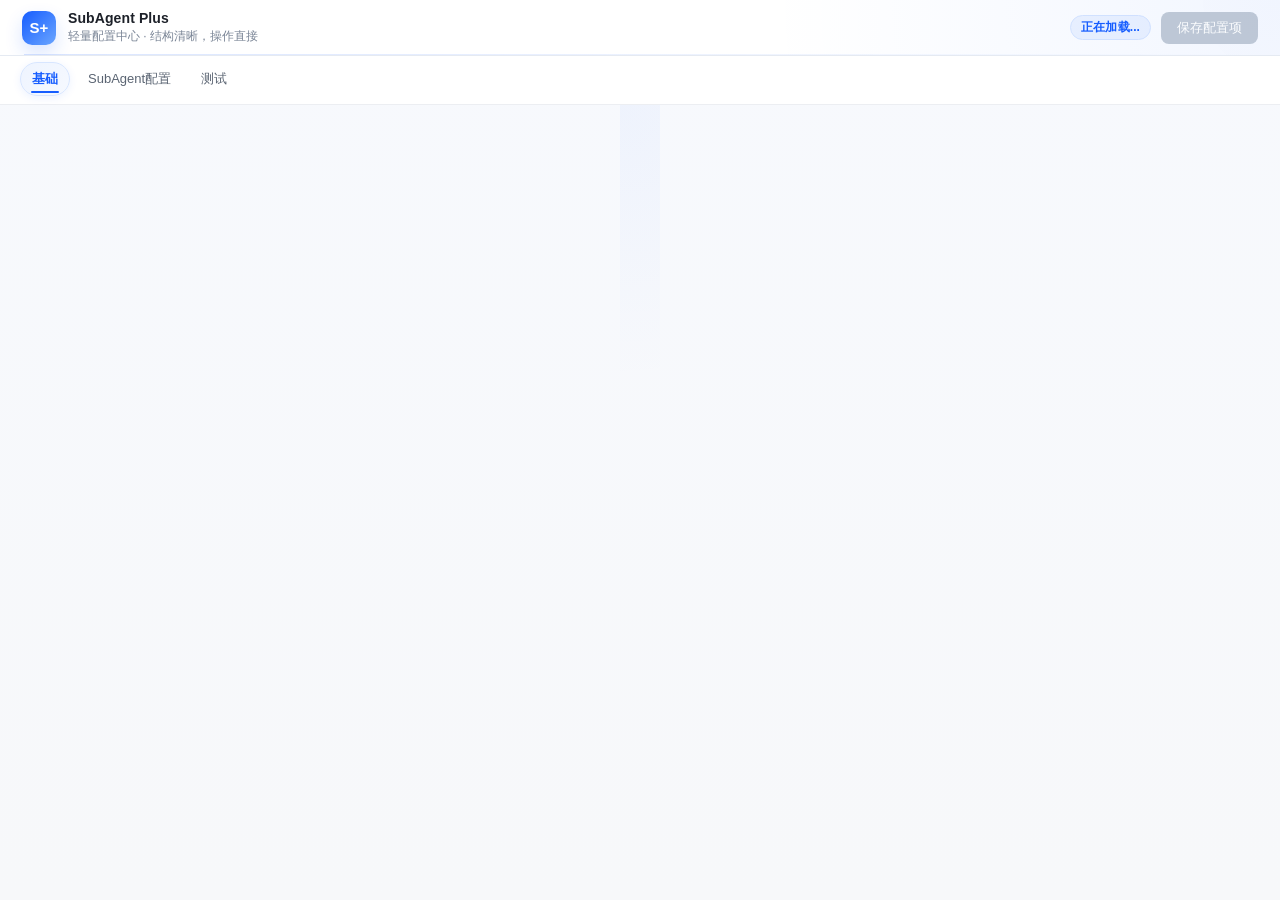
<file: pages/settings/index.html>
<!DOCTYPE html>
<html lang="zh-CN">
<head>
<meta charset="utf-8" />
<meta name="viewport" content="width=device-width, initial-scale=1.0" />
<title>SubAgent Plus插件 · 配置中心</title>
<link rel="stylesheet" href="./components/ui.css" />
<link rel="stylesheet" href="./style.css" />
</head>
<body>
<div id="app">
  <div class="topbar">
    <div class="topbar-brand">
      <div class="brand-mark">S+</div>
      <div class="topbar-title">
        <h2>SubAgent Plus</h2>
        <div class="topbar-subtitle">轻量配置中心 · 结构清晰，操作直接</div>
      </div>
    </div>
    <div class="topbar-meta">
      <span id="status">加载中...</span>
      <div class="topbar-actions">
        <button class="tea-btn" id="btn-save">保存配置项</button>
      </div>
    </div>
  </div>
  <div class="tabs" id="tabs" role="tablist" aria-label="配置中心导航">
    <button class="tab on" data-t="basic" role="tab" id="tab-basic" aria-selected="true" aria-controls="body">基础</button>
    <button class="tab" data-t="subAgentConfig" role="tab" id="tab-subAgentConfig" aria-selected="false" aria-controls="body">SubAgent配置</button>
    <button class="tab" data-t="test" role="tab" id="tab-test" aria-selected="false" aria-controls="body">测试</button>
  </div>
  <div id="body" class="body" role="tabpanel" aria-labelledby="tab-basic"></div>
</div>
<script type="module" src="./app.js?v=1.0.0"></script>
</body>
</html>
</file>
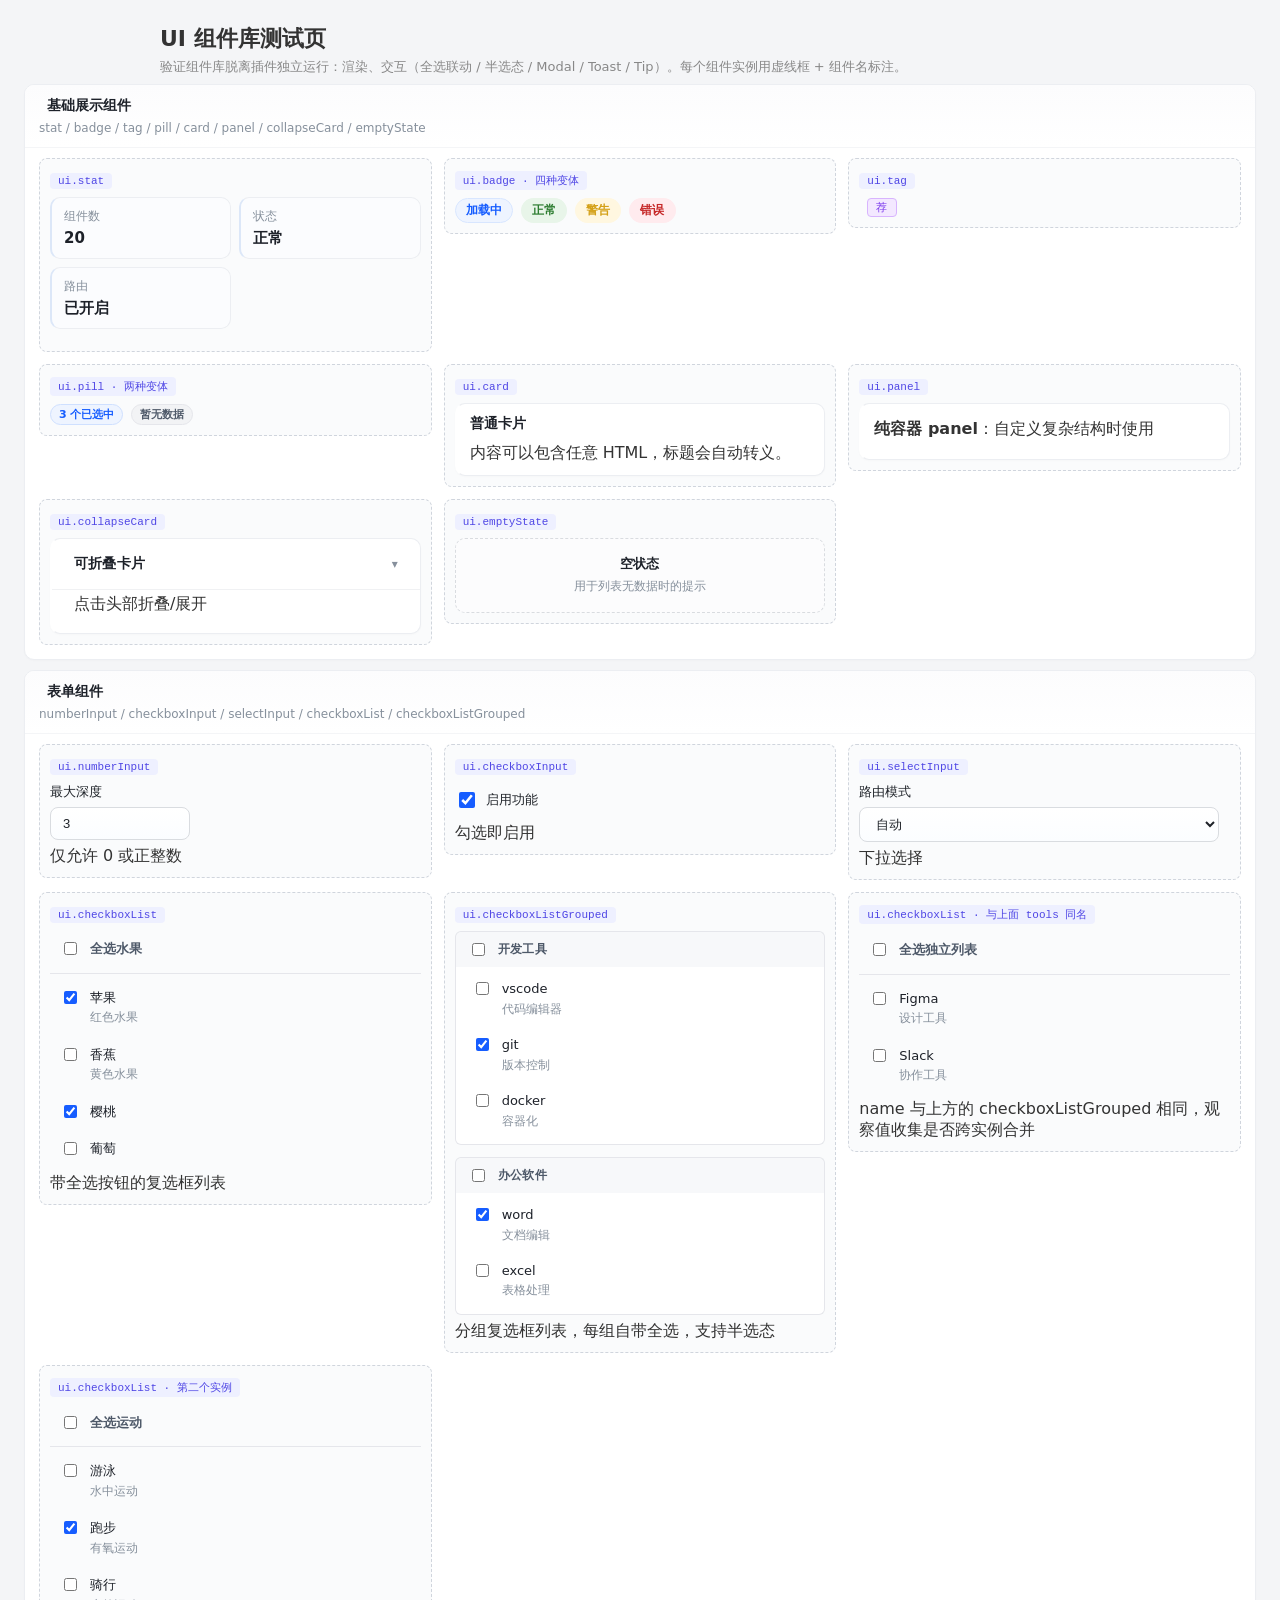
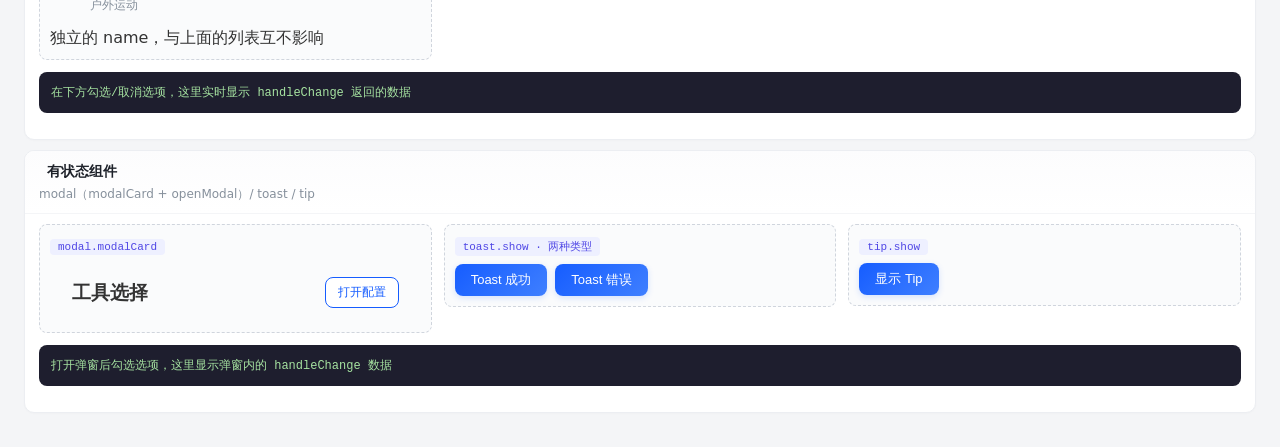
<file: pages/settings/components/test.html>
<!DOCTYPE html>
<html lang="zh-CN">
<head>
  <meta charset="UTF-8" />
  <meta name="viewport" content="width=device-width, initial-scale=1.0" />
  <title>组件库测试页</title>
  <link rel="stylesheet" href="./ui.css" />
  <style>
    /* ── 测试页专用样式（不属于组件库） ── */
    /* 页面级 reset（组件库 ui.css 不随库分发，演示页自行补齐） */
    * { box-sizing: border-box; }
    ::-webkit-scrollbar { width: 8px; }
    ::-webkit-scrollbar-thumb { background: #d9dce0; border-radius: 4px; }
    ::-webkit-scrollbar-thumb:hover { background: #b8bcc4; }
    body { font-family: system-ui, -apple-system, sans-serif; background: #f4f5f7; margin: 0; padding: 24px; color: #333; }
    .test-hd { max-width: 960px; margin: 0 auto 8px; }
    .test-hd h1 { font-size: 22px; margin: 0 0 4px; }
    .test-hd p { color: #888; font-size: 13px; margin: 0; }

    /* 组件实例标识：虚线框 + 组件名标签 */
    .demo-item { border: 1px dashed #d0d5dd; border-radius: 8px; padding: 10px; background: #fafbfc; }
    .demo-tag { display: inline-block; font-family: "Consolas", monospace; font-size: 11px; color: #4f46e5; background: #eef0ff; padding: 2px 8px; border-radius: 4px; margin-bottom: 8px; }
    .demo-body .tea-card, .demo-body .tea-section-card { margin-bottom: 0; }
    .demo-row { display: flex; gap: 8px; flex-wrap: wrap; align-items: flex-start; }

    .test-grid { display: grid; grid-template-columns: repeat(auto-fill, minmax(340px, 1fr)); gap: 12px; align-items: start; }
    .row { display: flex; gap: 8px; flex-wrap: wrap; align-items: center; }
    .mt { margin-top: 12px; }
    .output-panel { background: #1e1e2e; color: #a6e3a1; padding: 12px; border-radius: 8px; font-family: "Consolas", monospace; font-size: 12px; white-space: pre-wrap; word-break: break-all; }
    .output-panel .label { color: #89b4fa; }
  </style>
</head>
<body>
  <div class="test-hd">
    <h1>UI 组件库测试页</h1>
    <p>验证组件库脱离插件独立运行：渲染、交互（全选联动 / 半选态 / Modal / Toast / Tip）。每个组件实例用虚线框 + 组件名标注。</p>
  </div>

  <div class="test-wrap" id="app"></div>

  <script type="module">
    import ui, { modal, toast, tip } from "./components.js";

    // ═══════════════════════════════════════════════════════════
    // 测试页辅助：给组件实例加"组件名 + 虚线框"标识
    // ═══════════════════════════════════════════════════════════
    const demo = (label, html) => `
      <div class="demo-item">
        <code class="demo-tag">${label}</code>
        <div class="demo-body">${html}</div>
      </div>`;

    // ═══════════════════════════════════════════════════════════
    // 模拟业务层：事件委托 + 消费 handleChange 返回的 { name, values }
    // ═══════════════════════════════════════════════════════════
    const app = document.getElementById("app");

    app.addEventListener("input", (e) => {
      const result = ui.chklist.handleChange({ root: app, target: e.target });
      if (result) {
        const el = document.getElementById("list-output");
        el.innerHTML = `<span class="label">name:</span> ${result.name}\n<span class="label">values:</span> ${JSON.stringify(result.values)}`;
      }
    });

    // ── 基础展示组件 ────────────────────────────────────────────
    const basicDemo = ui.sectionCard({
      title: "基础展示组件",
      description: "stat / badge / tag / pill / card / panel / collapseCard / emptyState",
      content: `
        <div class="test-grid">
          ${demo("ui.stat", ui.stat([
            { label: "组件数", value: 20 },
            { label: "状态", value: "正常" },
            { label: "路由", value: "已开启" },
          ]))}
          ${demo("ui.badge · 四种变体", `
            <div class="demo-row">
              ${ui.badge({ text: "加载中", variant: "loading" })}
              ${ui.badge({ text: "正常", variant: "ok" })}
              ${ui.badge({ text: "警告", variant: "warn" })}
              ${ui.badge({ text: "错误", variant: "err" })}
            </div>`)}
          ${demo("ui.tag", ui.tag({ text: "荐", variant: "purple" }))}
          ${demo("ui.pill · 两种变体", `
            <div class="demo-row">
              ${ui.pill({ text: "3 个已选中" })}
              ${ui.pill({ text: "暂无数据", variant: "muted" })}
            </div>`)}
          ${demo("ui.card", ui.card({ title: "普通卡片", content: "内容可以包含任意 HTML，标题会自动转义。" }))}
          ${demo("ui.panel", ui.panel({ children: '<div style="padding:4px 0 8px"><b>纯容器 panel</b>：自定义复杂结构时使用</div>' }))}
          ${demo("ui.collapseCard", ui.collapseCard({ title: "可折叠卡片", content: "点击头部折叠/展开", expanded: true }))}
          ${demo("ui.emptyState", ui.emptyState({ title: "空状态", description: "用于列表无数据时的提示", compact: true }))}
        </div>`,
    });

    // ── 表单组件 ────────────────────────────────────────────────
    const formDemo = ui.sectionCard({
      title: "表单组件",
      description: "numberInput / checkboxInput / selectInput / checkboxList / checkboxListGrouped",
      content: `
        <div class="test-grid">
          ${demo("ui.numberInput", ui.numberInput({ label: "最大深度", value: 3, hint: "仅允许 0 或正整数" }))}
          ${demo("ui.checkboxInput", ui.checkboxInput({ label: "启用功能", checked: true, hint: "勾选即启用" }))}
          ${demo("ui.selectInput", ui.selectInput({
            label: "路由模式",
            value: "auto",
            options: [
              { value: "auto", label: "自动" },
              { value: "manual", label: "手动" },
            ],
            hint: "下拉选择",
          }))}
          ${demo("ui.checkboxList", ui.checkboxList({
            name: "fruits",
            items: [
              { value: "apple", label: "苹果", desc: "红色水果" },
              { value: "banana", label: "香蕉", desc: "黄色水果" },
              { value: "cherry", label: "樱桃" },
              { value: "grape", label: "葡萄" },
            ],
            values: ["apple", "cherry"],
            selectAllLabel: "全选水果",
            hint: "带全选按钮的复选框列表",
          }))}
          ${demo("ui.checkboxListGrouped", ui.checkboxListGrouped({
            name: "tools",
            groups: {
              "开发工具": { vscode: "代码编辑器", git: "版本控制", docker: "容器化" },
              "办公软件": { word: "文档编辑", excel: "表格处理" },
            },
            values: ["git", "word"],
            hint: "分组复选框列表，每组自带全选，支持半选态",
          }))}
          ${demo("ui.checkboxList · 与上面 tools 同名", ui.checkboxList({
            name: "tools",
            items: [
              { value: "figma", label: "Figma", desc: "设计工具" },
              { value: "slack", label: "Slack", desc: "协作工具" },
            ],
            values: [],
            selectAllLabel: "全选独立列表",
            hint: "name 与上方的 checkboxListGrouped 相同，观察值收集是否跨实例合并",
          }))}
          ${demo("ui.checkboxList · 第二个实例", ui.checkboxList({
            name: "sports",
            items: [
              { value: "swim", label: "游泳", desc: "水中运动" },
              { value: "run", label: "跑步", desc: "有氧运动" },
              { value: "bike", label: "骑行", desc: "户外运动" },
            ],
            values: ["run"],
            selectAllLabel: "全选运动",
            hint: "独立的 name，与上面的列表互不影响",
          }))}
        </div>
        <div class="mt"><pre id="list-output" class="output-panel">在下方勾选/取消选项，这里实时显示 handleChange 返回的数据</pre></div>`,
    });

    // ── 有状态组件 ──────────────────────────────────────────────
    const statefulDemo = ui.sectionCard({
      title: "有状态组件",
      description: "modal（modalCard + openModal）/ toast / tip",
      content: `
        <div class="test-grid">
          ${demo("modal.modalCard", modal.modalCard({
            title: "工具选择",
            triggerLabel: "打开配置",
            contentFn: () => ui.checkboxListGrouped({
              name: "modal_tools",
              groups: {
                "语言": { js: "JavaScript", py: "Python", go: "Go" },
                "框架": { vue: "Vue", react: "React" },
              },
              values: ["js"],
            }),
          }))}
          ${demo("toast.show · 两种类型", `
            <div class="demo-row">
              ${ui.button({ label: "Toast 成功", attrs: { id: "btn-toast-ok" } })}
              ${ui.button({ label: "Toast 错误", attrs: { id: "btn-toast-err", class: "tea-btn-secondary" } })}
            </div>`)}
          ${demo("tip.show", ui.button({ label: "显示 Tip", attrs: { id: "btn-tip", class: "tea-btn-secondary" } }))}
        </div>
        <div class="mt"><pre id="modal-output" class="output-panel">打开弹窗后勾选选项，这里显示弹窗内的 handleChange 数据</pre></div>`,
    });

    // ── 渲染 ────────────────────────────────────────────────────
    app.innerHTML = basicDemo + formDemo + statefulDemo;

    // ── 折叠 / Modal 交互（模拟业务层：只调用组件库 API） ──────
    app.addEventListener("click", (e) => {
      if (ui.collapseCard.handleClick(e.target)) return;

      const payload = modal.handleTriggerClick(e.target);
      if (!payload) return;
      modal.openModal(payload.title, payload.content, {
        afterRender: (overlay) => {
          ui.chklist.applyIndeterminate(overlay);
          overlay.addEventListener("input", (ev) => {
            const result = ui.chklist.handleChange({ root: overlay, target: ev.target });
            if (result) {
              const el = document.getElementById("modal-output");
              el.innerHTML = `<span class="label">name:</span> ${result.name}\n<span class="label">values:</span> ${JSON.stringify(result.values)}`;
            }
          });
        },
      });
    });

    // ── Toast / Tip 交互 ────────────────────────────────────────
    document.getElementById("btn-toast-ok").addEventListener("click", () => {
      toast.show("保存成功", "配置已写入", "ok");
    });
    document.getElementById("btn-toast-err").addEventListener("click", () => {
      toast.show("保存失败", "网络异常", "error");
    });
    document.getElementById("btn-tip").addEventListener("click", (e) => {
      tip.show(e.currentTarget, "这是一个临时提示气泡");
    });
  </script>
</body>
</html>
</file>
<file: pages/settings/components/ui.css>
/* ═══════════════════════════════════════════════════════════════
   组件库样式 · ui.css
   通用展示组件样式，可跨 Page 复用。
   与 components.js 输出的类名一一对应。

   结构总览（从底到顶）：
     1. 基础层    · 设计 token / 全局 reset / 滚动条
     2. 微组件    · button / badge / tag / pill
     3. 容器组件  · card / panel / sectionCard / grid / collapseCard / emptyState
     4. 表单组件  · field / numberInput / checkboxInput / selectInput
                  · chklist / chklistGrouped
     5. 反馈组件  · toast / tipBubble
     6. 有状态组件 · modal
   ═══════════════════════════════════════════════════════════════ */


/* ═══════════════════════════════════════════════════════════════
   1. 基础层 · 设计 token
   （页面级 reset / 滚动条属于消费方职责，不随组件库分发）
   ═══════════════════════════════════════════════════════════════ */

:root {
  --tea-color-primary: #165dff;
  --tea-color-primary-2: #3f7fff;
  --tea-color-bg: #f5f7fb;
  --tea-color-surface: #ffffff;
  --tea-color-border: #eceef2;
  --tea-color-muted: #7a8596;
  --tea-color-text: #1f2329;
  --tea-color-soft: #f4f6f9;
}


/* ═══════════════════════════════════════════════════════════════
   2. 微组件 · button / badge / tag / pill
   ═══════════════════════════════════════════════════════════════ */

/* ─── button ─────────────────────────── */
.tea-btn {
  padding: 7px 16px;
  border: none;
  border-radius: 8px;
  background: linear-gradient(135deg, var(--tea-color-primary) 0%, var(--tea-color-primary-2) 100%);
  color: var(--tea-color-surface);
  font-size: 13px;
  font-weight: 500;
  cursor: pointer;
  transition: transform 0.15s ease, box-shadow 0.15s ease, background 0.15s ease;
  box-shadow: 0 2px 6px rgba(22, 93, 255, 0.16);
}

.tea-btn:hover:not(:disabled) {
  background: #1451d8;
  transform: translateY(-1px);
  box-shadow: 0 4px 10px rgba(22, 93, 255, 0.2);
}

.tea-btn:active:not(:disabled) {
  transform: translateY(0);
}

.tea-btn:disabled {
  background: #a5b3c5;
  cursor: not-allowed;
  box-shadow: none;
  opacity: 0.7;
}

.tea-btn-secondary {
  background: var(--tea-color-soft);
  color: #4e5969;
  box-shadow: none;
  border: 1px solid #e3e8ef;
}

.tea-btn-secondary:hover:not(:disabled) {
  background: #e5e6eb;
  color: #1d2129;
  box-shadow: none;
}

/* ─── badge ─────────────────────────── */
.tea-badge {
  flex: 0 0 auto;
  padding: 3px 10px;
  border-radius: 999px;
  font-size: 12px;
  font-weight: 600;
  transition: all 0.2s;
  border: 1px solid transparent;
  letter-spacing: 0.1px;
}

.tea-badge.tea-badge-loading {
  background: #eef4ff;
  color: #165dff;
  border-color: #d8e6ff;
}

.tea-badge.tea-badge-warn {
  background: #fff7e0;
  color: #d4a017;
}

.tea-badge.tea-badge-ok {
  background: #e8f5e9;
  color: #2e7d32;
}

.tea-badge.tea-badge-err {
  background: #ffebee;
  color: #c62828;
}

/* ─── tag（标题后的小标记） ─────────────────────────── */
.tea-tag {
  display: inline-block;
  margin-left: 8px;
  padding: 1px 8px;
  font-size: 11px;
  font-weight: 500;
  border-radius: 4px;
  vertical-align: middle;
  letter-spacing: 0.3px;
}

.tea-tag-purple {
  color: #7c3aed;
  background: #f3e8ff;
  border: 1px solid #d8b4fe;
}

/* ─── pill（数量摘要胶囊） ─────────────────────────── */
.tea-pill {
  display: inline-flex;
  align-items: center;
  padding: 2px 8px;
  border-radius: 999px;
  background: #eef4ff;
  color: #165dff;
  font-size: 11px;
  font-weight: 600;
  border: 1px solid #cfe0ff;
}

.tea-pill-muted {
  background: #f2f3f5;
  color: #4e5969;
  border-color: #e5e6eb;
}


/* ═══════════════════════════════════════════════════════════════
   3. 容器组件 · card / panel / sectionCard / grid / collapseCard / emptyState
   ═══════════════════════════════════════════════════════════════ */

/* ─── card / panel 共用基础类 ─────────────────────────── */
.tea-card {
  background: #fff;
  border: 1px solid #eceef2;
  border-left: 2px solid transparent;
  border-radius: 10px;
  padding: 11px 13px;
  margin-bottom: 9px;
  box-shadow: 0 1px 2px rgba(15, 23, 42, 0.02);
  transition: box-shadow 0.2s ease, border-color 0.2s ease, transform 0.15s ease, border-left-color 0.2s ease;
}

.tea-card:hover {
  box-shadow: 0 4px 10px rgba(15, 23, 42, 0.05);
  border-color: #dfe3ea;
  border-left-color: #165dff;
  transform: translateY(-1px);
}

.tea-card:has(input:focus),
.tea-card:has(select:focus) {
  border-color: #cfe0ff;
  box-shadow: 0 4px 12px rgba(22, 93, 255, 0.08);
}

.tea-card h3 {
  margin: 0 0 10px 0;
  font-size: 14px;
  font-weight: 600;
  color: #1d2129;
  letter-spacing: 0.2px;
}

/* panel 复用 .tea-card 外观，无额外样式（children 自由构造） */

/* ─── sectionCard（带标题栏的区块卡片） ─────────────────────────── */
.tea-section-card {
  background: #fff;
  border: 1px solid #eceef2;
  border-radius: 10px;
  padding: 0;
  margin-bottom: 10px;
  box-shadow: 0 1px 2px rgba(15, 23, 42, 0.02);
  overflow: hidden;
}

.tea-section-card-hd {
  padding: 12px 14px 9px 14px;
  border-bottom: 1px solid #f4f5f7;
  background: linear-gradient(180deg, #fcfcfd 0%, #fff 100%);
  position: relative;
}

.tea-section-card-hd::before {
  content: "";
  position: absolute;
  left: 8px;
  top: 14px;
  bottom: 10px;
  width: 2px;
  border-radius: 999px;
  background: linear-gradient(180deg, #165dff 0%, #7ba8ff 100%);
  opacity: 0;
  transition: opacity 0.2s ease;
}

.tea-section-card:hover .tea-section-card-hd::before {
  opacity: 1;
}

.tea-section-card-hd h3 {
  padding-left: 8px;
  margin: 0 0 4px 0;
  font-size: 14px;
  font-weight: 600;
  color: #1d2129;
}

.tea-section-desc {
  margin: 0;
  color: #86909c;
  font-size: 12px;
  line-height: 1.6;
}

.tea-section-card-bd {
  padding: 10px 14px 14px 14px;
}

.tea-section-card-bd > .tea-card:first-child {
  margin-top: 0;
}

/* ─── grid（网格布局容器） ─────────────────────────── */
.tea-grid-layout {
  display: flex;
  flex-wrap: wrap;
  gap: 12px;
  width: 100%;
}

.tea-grid-item {
  flex: 0 0 260px;
  min-width: 0;
}

.tea-grid-item > .tea-card {
  margin-bottom: 0;
}

/* ─── stat（指标卡网格） ─────────────────────────── */
.tea-stat-grid {
  display: grid;
  grid-template-columns: repeat(auto-fit, minmax(140px, 1fr));
  gap: 8px;
  margin-bottom: 12px;
}

.tea-stat {
  background: #fbfcfe;
  border: 1px solid #eceef2;
  border-left: 2px solid #dce7f8;
  border-radius: 10px;
  padding: 10px 12px;
}

.tea-stat-label {
  font-size: 12px;
  color: #86909c;
  margin-bottom: 4px;
}

.tea-stat-value {
  font-size: 15px;
  font-weight: 600;
  color: #1d2129;
  font-variant-numeric: tabular-nums;
}

/* ─── emptyState（空状态） ─────────────────────────── */
.tea-empty-state {
  padding: 24px 20px;
  border: 1px dashed #d9dce0;
  border-radius: 10px;
  background: linear-gradient(180deg, #fafbfc 0%, #fff 100%);
  text-align: center;
  color: #4e5969;
}

.tea-empty-state:hover {
  border-color: #c7d0db;
}

.tea-empty-state-title {
  font-size: 14px;
  font-weight: 600;
  color: #1d2129;
  margin-bottom: 6px;
}

.tea-empty-state-desc {
  font-size: 13px;
  color: #86909c;
  line-height: 1.6;
}

.tea-empty-state.tea-empty-state-compact {
  padding: 16px 18px;
  border-style: dashed;
  background: #fcfcfd;
}

.tea-empty-state.tea-empty-state-compact .tea-empty-state-title {
  font-size: 13px;
  margin-bottom: 4px;
}

.tea-empty-state.tea-empty-state-compact .tea-empty-state-desc {
  font-size: 12px;
}

/* ─── collapseCard（可折叠卡片） ─────────────────────────── */
.tea-collapse-card {
  padding: 0;
  overflow: hidden;
  position: relative;
}

.tea-collapse-card::before {
  content: "";
  position: absolute;
  left: 0;
  top: 0;
  bottom: 0;
  width: 3px;
  background: linear-gradient(180deg, #165dff 0%, #4080ff 100%);
  opacity: 0;
  transition: opacity 0.2s;
}

.tea-collapse-card:hover::before {
  opacity: 1;
}

.tea-collapse-card.tea-collapsed:hover::before {
  opacity: 0.6;
}

.tea-collapse-header {
  display: flex;
  align-items: center;
  justify-content: space-between;
  padding: 16px 22px;
  cursor: pointer;
  user-select: none;
  transition: background 0.15s;
}

.tea-collapse-header:hover {
  background: #f8f9fb;
}

.tea-collapse-header h3 {
  margin: 0;
  font-size: 14px;
  font-weight: 600;
  color: #1d2129;
}

.tea-collapse-arrow {
  font-size: 12px;
  color: #86909c;
  transition: transform 0.2s;
  display: inline-block;
}

.tea-collapse-card.tea-collapsed .tea-collapse-arrow {
  transform: rotate(-90deg);
}

.tea-collapse-body {
  padding: 4px 22px 18px 22px;
  border-top: 1px solid #f0f1f3;
}

.tea-collapse-card.tea-collapsed .tea-collapse-body {
  display: none;
}

/* 嵌套折叠卡片 */
.tea-collapse-card .tea-collapse-card {
  border: 1px solid #ebedf0;
  background: #fafbfc;
  margin-bottom: 12px;
}

.tea-collapse-card .tea-collapse-card:last-child {
  margin-bottom: 0;
}

.tea-collapse-card .tea-collapse-card .tea-collapse-header {
  padding: 12px 16px;
}

.tea-collapse-card .tea-collapse-card .tea-collapse-header h3 {
  font-size: 13px;
  color: #4e5969;
}

.tea-collapse-card .tea-collapse-card .tea-collapse-body {
  padding: 8px 16px 14px 16px;
}


/* ═══════════════════════════════════════════════════════════════
   4. 表单组件 · field / numberInput / checkboxInput / selectInput
              · chklist / chklistGrouped
   ═══════════════════════════════════════════════════════════════ */

/* ─── field（字段容器，所有表单控件共用） ─────────────────────────── */
.tea-field {
  display: flex;
  flex-direction: column;
  gap: 6px;
  margin-bottom: 14px;
}

.tea-field:last-child {
  margin-bottom: 0;
}

.tea-field label {
  font-size: 13px;
  font-weight: 500;
  color: #1f2329;
}

.tea-field input[type="number"],
.tea-field input[type="text"],
.tea-field select {
  padding: 8px 12px;
  border: 1px solid #d9dce0;
  border-radius: 8px;
  font-size: 13px;
  color: #1f2329;
  background: linear-gradient(180deg, #fff 0%, #fbfdff 100%);
  transition: border-color 0.15s ease, box-shadow 0.15s ease;
}

.tea-field input[type="number"] {
  width: 140px;
}

.tea-field input[type="text"],
.tea-field select {
  width: 100%;
  max-width: 360px;
}

.tea-field input[type="text"]:focus,
.tea-field input[type="number"]:focus,
.tea-field select:focus {
  outline: none;
  border-color: #165dff;
  box-shadow: 0 0 0 3px rgba(22, 93, 255, 0.12);
}

.tea-field input[type="number"]:hover,
.tea-field input[type="text"]:hover,
.tea-field select:hover {
  border-color: #c1c8d2;
}

.tea-field input[type="number"]:hover:not(:focus),
.tea-field input[type="text"]:hover:not(:focus),
.tea-field select:hover:not(:focus) {
  border-color: #b8bcc4;
}

.tea-field .tea-chk-label {
  display: flex;
  align-items: center;
  gap: 8px;
  cursor: pointer;
  font-weight: normal;
  user-select: none;
  padding: 6px 0;
}

.tea-field .tea-chk-label input[type="checkbox"] {
  width: 16px;
  height: 16px;
  accent-color: #165dff;
  cursor: pointer;
}

.tea-field .tea-hint {
  margin: 0;
}

/* ─── chklist（复选框列表） ─────────────────────────── */
.tea-chklist {
  display: flex;
  flex-direction: column;
  gap: 2px;
}

.tea-chklist-item {
  display: flex;
  align-items: flex-start;
  gap: 10px;
  padding: 8px 10px;
  border-radius: 8px;
  cursor: pointer;
  line-height: 1.5;
  transition: background 0.12s ease, transform 0.12s ease;
}

.tea-chklist-item:hover {
  background: #f7f8fa;
  transform: translateX(1px);
}

.tea-chklist-item input[type="checkbox"] {
  margin-top: 3px;
  flex-shrink: 0;
  accent-color: #165dff;
}

.tea-chklist-item-content {
  flex: 1;
  min-width: 0;
}

.tea-chklist-item-title {
  font-size: 13px;
  font-weight: 500;
  color: #1d2129;
}

.tea-chklist-item-desc {
  font-size: 12px;
  color: #86909c;
  margin-top: 2px;
  line-height: 1.45;
  overflow: hidden;
  text-overflow: ellipsis;
  display: -webkit-box;
  line-clamp: 2;
  -webkit-line-clamp: 2;
  -webkit-box-orient: vertical;
}

.tea-chklist-item.tea-select-all .tea-chklist-item-title {
  font-weight: 600;
  color: #4e5969;
}

.tea-chklist-sep {
  height: 1px;
  background: #e5e6eb;
  margin: 4px 0;
}

/* ─── chklistGrouped（分组复选框列表） ─────────────────────────── */
.tea-chklist-group + .tea-chklist-group {
  margin-top: 10px;
}

.tea-chklist-group-hd {
  padding: 4px 6px;
  background: #f7f8fa;
  border-radius: 6px 6px 0 0;
  border: 1px solid #e5e6eb;
  border-bottom: none;
}

.tea-chklist-group-hd .tea-chklist-item {
  padding: 4px 6px;
}

.tea-chklist-group-hd .tea-chklist-item:hover {
  background: transparent;
}

.tea-chklist-group-hd .tea-chklist-item-title {
  font-size: 12px;
  font-weight: 600;
  color: #4e5969;
  text-transform: uppercase;
  letter-spacing: 0.3px;
}

.tea-chklist-group-bd {
  padding: 4px 6px 6px 6px;
  border: 1px solid #e5e6eb;
  border-top: none;
  border-radius: 0 0 6px 6px;
  display: flex;
  flex-direction: column;
  gap: 1px;
  background: #fff;
}


/* ═══════════════════════════════════════════════════════════════
   5. 反馈组件 · toast / tipBubble
   ═══════════════════════════════════════════════════════════════ */

/* ─── toast 容器（按位置修饰类定位） ───────────────────────────
   基础类 .tea-toast-container 只管布局，位置由 .tea-toast-pos-{x} 决定。
   位置修饰类：top-left / top-center / top-right
              middle-left / middle-center / middle-right
              bottom-left / bottom-center / bottom-right
   ─────────────────────────── */
.tea-toast-container {
  position: fixed;
  z-index: 1000;
  display: flex;
  gap: 8px;
  pointer-events: none;
}

/* 顶部：横向排列 */
.tea-toast-container.tea-toast-pos-top-left,
.tea-toast-container.tea-toast-pos-top-center,
.tea-toast-container.tea-toast-pos-top-right {
  top: 16px;
  flex-direction: column;
}

.tea-toast-container.tea-toast-pos-top-left { left: 16px; }
.tea-toast-container.tea-toast-pos-top-center {
  left: 50%;
  transform: translateX(-50%);
}
.tea-toast-container.tea-toast-pos-top-right { right: 16px; }

/* 中部：横向排列 */
.tea-toast-container.tea-toast-pos-middle-left,
.tea-toast-container.tea-toast-pos-middle-center,
.tea-toast-container.tea-toast-pos-middle-right {
  top: 50%;
  transform: translateY(-50%);
}

.tea-toast-container.tea-toast-pos-middle-left {
  left: 16px;
  flex-direction: column;
}
.tea-toast-container.tea-toast-pos-middle-center {
  left: 50%;
  transform: translate(-50%, -50%);
  flex-direction: column;
}
.tea-toast-container.tea-toast-pos-middle-right {
  right: 16px;
  flex-direction: column;
}

/* 底部：底部 toast 通常希望新的在最下方，因此用 column-reverse */
.tea-toast-container.tea-toast-pos-bottom-left,
.tea-toast-container.tea-toast-pos-bottom-center,
.tea-toast-container.tea-toast-pos-bottom-right {
  bottom: 16px;
  flex-direction: column-reverse;
}

.tea-toast-container.tea-toast-pos-bottom-left { left: 16px; }
.tea-toast-container.tea-toast-pos-bottom-center {
  left: 50%;
  transform: translateX(-50%);
}
.tea-toast-container.tea-toast-pos-bottom-right { right: 16px; }

.tea-toast {
  min-width: 240px;
  max-width: 420px;
  padding: 10px 14px;
  background: #fff;
  border-left: 3px solid var(--tea-color-primary);
  border-radius: 4px;
  box-shadow: 0 4px 16px rgba(0, 0, 0, 0.12);
  font-size: 13px;
  line-height: 1.5;
  pointer-events: auto;
  animation: toastSlideIn 0.2s ease-out;
}

.tea-toast.tea-toast-ok {
  border-left-color: #16a34a;
}

.tea-toast.tea-toast-ok .tea-toast-title {
  color: #16a34a;
}

.tea-toast.tea-toast-warn {
  border-left-color: #d97706;
}

.tea-toast.tea-toast-warn .tea-toast-title {
  color: #d97706;
}

.tea-toast.tea-toast-info {
  border-left-color: #0284c7;
}

.tea-toast.tea-toast-info .tea-toast-title {
  color: #0284c7;
}

.tea-toast.tea-toast-error {
  border-left-color: #e5413e;
}

.tea-toast.tea-toast-error .tea-toast-title {
  color: #e5413e;
}

.tea-toast-title {
  font-weight: 600;
  margin-bottom: 4px;
}

.tea-toast-body {
  color: var(--tea-color-muted);
  word-break: break-word;
  white-space: pre-wrap;
}

.tea-toast.tea-toast-out {
  animation: toastSlideOut 0.2s ease-in forwards;
}

@keyframes toastSlideIn {
  from { opacity: 0; transform: translateX(16px); }
  to { opacity: 1; transform: translateX(0); }
}

@keyframes toastSlideOut {
  from { opacity: 1; transform: translateX(0); }
  to { opacity: 0; transform: translateX(16px); }
}

/* ─── tipBubble（字段下方的临时提示气泡） ─────────────────────────── */
.tea-field-tip-bubble {
  position: absolute;
  padding: 6px 12px;
  background: #ffebee;
  color: #c62828;
  font-size: 12px;
  border-radius: 4px;
  white-space: nowrap;
  pointer-events: none;
  z-index: 100;
  box-shadow: 0 2px 8px rgba(0, 0, 0, 0.1);
  animation: tipFadeIn 0.15s ease-out;
}

.tea-field-tip-bubble::before {
  content: "";
  position: absolute;
  top: -4px;
  left: 12px;
  border: 4px solid transparent;
  border-bottom-color: #ffebee;
  border-top: 0;
}

@keyframes tipFadeIn {
  from { opacity: 0; transform: translateY(-4px); }
  to { opacity: 1; transform: translateY(0); }
}


/* ═══════════════════════════════════════════════════════════════
   6. 有状态组件 · modal
   ═══════════════════════════════════════════════════════════════ */

/* ─── modalCard（带触发按钮的卡片） ─────────────────────────── */
.tea-modal-card {
  padding: 14px 22px;
}

.tea-modal-card-hd {
  display: flex;
  align-items: center;
  justify-content: space-between;
  gap: 12px;
}

.tea-modal-card-hd h3 {
  margin: 0;
  flex: 1;
  min-width: 0;
}

.tea-modal-trigger {
  flex-shrink: 0;
  padding: 6px 12px;
  border: 1px solid #165dff;
  border-radius: 8px;
  background: #fff;
  color: #165dff;
  font-size: 12px;
  font-weight: 500;
  cursor: pointer;
  transition: all 0.15s ease;
}

.tea-modal-trigger:hover {
  background: #165dff;
  color: #fff;
  box-shadow: 0 2px 6px rgba(22, 93, 255, 0.14);
}

/* ─── modal（弹窗本体） ─────────────────────────── */
.tea-modal-overlay {
  position: fixed;
  inset: 0;
  z-index: 1000;
  background: rgba(0, 0, 0, 0.45);
  backdrop-filter: blur(2px);
  -webkit-backdrop-filter: blur(2px);
  display: flex;
  align-items: center;
  justify-content: center;
  padding: 40px 20px;
  opacity: 0;
  transition: opacity 0.2s ease-out;
}

.tea-modal-overlay.tea-show {
  opacity: 1;
}

.tea-modal {
  background: #fff;
  border-radius: 12px;
  border: 1px solid #e6ebf4;
  box-shadow: 0 16px 50px rgba(15, 23, 42, 0.18);
  width: 100%;
  max-width: 720px;
  max-height: 80vh;
  display: flex;
  flex-direction: column;
  transform: translateY(8px) scale(0.98);
  transition: transform 0.2s ease-out;
  overflow: hidden;
}

.tea-modal-overlay.tea-show .tea-modal {
  transform: translateY(0) scale(1);
}

.tea-modal-hd {
  display: flex;
  align-items: center;
  justify-content: space-between;
  padding: 18px 24px;
  border-bottom: 1px solid #e5e6eb;
  flex-shrink: 0;
}

.tea-modal-hd h3 {
  margin: 0;
  font-size: 15px;
  font-weight: 600;
  color: #1d2129;
}

.tea-modal-close {
  width: 28px;
  height: 28px;
  border: none;
  border-radius: 6px;
  background: transparent;
  color: #86909c;
  font-size: 20px;
  line-height: 1;
  cursor: pointer;
  transition: all 0.15s;
  display: flex;
  align-items: center;
  justify-content: center;
}

.tea-modal-close:hover {
  background: #f2f3f5;
  color: #1d2129;
}

.tea-modal-bd {
  padding: 20px 24px 24px 24px;
  overflow-y: auto;
  flex: 1;
}

/* Modal 内嵌套组件的间距调整 */
.tea-modal-bd .tea-collapse-card {
  margin-bottom: 12px;
}

.tea-modal-bd .tea-collapse-card:last-child {
  margin-bottom: 0;
}

.tea-modal-bd .tea-field:last-child {
  margin-bottom: 0;
}

.tea-modal-bd::-webkit-scrollbar {
  width: 8px;
}

.tea-modal-bd::-webkit-scrollbar-track {
  background: transparent;
}

.tea-modal-bd::-webkit-scrollbar-thumb {
  background: #d9dce0;
  border-radius: 4px;
}

.tea-modal-bd::-webkit-scrollbar-thumb:hover {
  background: #b8bcc4;
}
</file>
<file: pages/settings/style.css>
/* ═══════════════════════════════════════════════════════════════
   SubAgent Plus · 配置中心业务样式
   仅包含 settings 页特有样式（topbar / tabs / hero / subagent / overview 等）
   通用组件样式见 ./components/ui.css
   ═══════════════════════════════════════════════════════════════ */

/* ─── 页面级 reset（组件库 ui.css 只分发组件样式，页面层自行接管） ─── */
* {
  box-sizing: border-box;
}

html,
body {
  margin: 0;
  padding: 0;
  font-family: -apple-system, BlinkMacSystemFont, "Segoe UI", "PingFang SC",
    "Microsoft YaHei", sans-serif;
  font-size: 14px;
  color: var(--tea-color-text);
  background: var(--tea-color-bg);
  scroll-behavior: smooth;
}

:focus-visible {
  outline: 2px solid rgba(22, 93, 255, 0.35);
  outline-offset: 2px;
}

::-webkit-scrollbar {
  width: 8px;
}

::-webkit-scrollbar-track {
  background: transparent;
}

::-webkit-scrollbar-thumb {
  background: #d9dce0;
  border-radius: 4px;
}

::-webkit-scrollbar-thumb:hover {
  background: #b8bcc4;
}

/* ─── 应用根容器 ──────────────────────────── */
#app {
  min-height: 100vh;
  display: flex;
  flex-direction: column;
  background: linear-gradient(180deg, #f7f9fd 0%, #f7f8fa 100%);
}

/* ─── 顶部栏 ──────────────────────────── */
.topbar {
  position: sticky;
  top: 0;
  z-index: 10;
  display: flex;
  align-items: center;
  gap: 10px;
  padding: 10px 22px;
  background: rgba(255, 255, 255, 0.96);
  backdrop-filter: blur(8px);
  -webkit-backdrop-filter: blur(8px);
  border-bottom: 1px solid #e5eaf2;
  overflow: hidden;
}

.topbar::before {
  content: "";
  position: absolute;
  inset: 0;
  background: radial-gradient(circle at top right, rgba(22, 93, 255, 0.06), transparent 40%);
  pointer-events: none;
}

.topbar::after {
  content: "";
  position: absolute;
  left: 24px;
  right: 24px;
  bottom: 0;
  height: 1px;
  background: linear-gradient(90deg, rgba(22, 93, 255, 0.16), transparent);
  pointer-events: none;
}

.topbar-brand {
  display: flex;
  align-items: center;
  gap: 12px;
  min-width: 0;
}

.brand-mark {
  display: inline-flex;
  align-items: center;
  justify-content: center;
  width: 34px;
  height: 34px;
  border-radius: 10px;
  background: linear-gradient(135deg, var(--tea-color-primary) 0%, #6aa5ff 100%);
  color: var(--tea-color-surface);
  font-size: 15px;
  font-weight: 700;
  box-shadow: 0 8px 18px rgba(22, 93, 255, 0.16);
  letter-spacing: 0.2px;
}

.topbar-title {
  display: flex;
  flex-direction: column;
  gap: 2px;
}

.topbar h2 {
  margin: 0;
  font-size: 14px;
  font-weight: 600;
  flex: 0 0 auto;
  color: #1d2129;
  letter-spacing: 0.1px;
}

.topbar-subtitle {
  font-size: 12px;
  color: #7a8596;
}

.topbar-meta {
  margin-left: auto;
  display: flex;
  align-items: center;
  gap: 10px;
  flex-wrap: wrap;
}

.topbar-actions {
  margin-left: 0;
  display: flex;
  align-items: center;
  gap: 8px;
}

/* ─── Tabs ──────────────────────────── */
.tabs {
  position: sticky;
  top: 50px;
  z-index: 9;
  display: flex;
  gap: 6px;
  padding: 6px 20px 8px 20px;
  background: rgba(255, 255, 255, 0.94);
  backdrop-filter: blur(8px);
  -webkit-backdrop-filter: blur(8px);
  border-bottom: 1px solid #eceef2;
}

.tab {
  padding: 7px 11px;
  border: 1px solid transparent;
  background: transparent;
  color: #5a6472;
  font-size: 13px;
  cursor: pointer;
  border-radius: 999px;
  transition: all 0.15s;
  position: relative;
}

.tab:hover {
  color: #165dff;
  background: #f4f7ff;
}

.tab.on {
  color: #165dff;
  background: linear-gradient(135deg, #eef4ff 0%, #f6f9ff 100%);
  font-weight: 600;
  border-color: #d8e6ff;
  box-shadow: 0 2px 8px rgba(22, 93, 255, 0.08);
}

.tab.on::after {
  content: "";
  position: absolute;
  left: 10px;
  right: 10px;
  bottom: 2px;
  height: 2px;
  border-radius: 999px;
  background: #165dff;
}

/* ─── 主体 ──────────────────────────── */
.body {
  flex: 1;
  padding: 18px 20px 24px 20px;
  overflow-y: auto;
  max-width: 1200px;
  margin: 0 auto;
  background: radial-gradient(circle at top left, rgba(22, 93, 255, 0.04), transparent 280px);
}

/* ─── SubAgent 业务卡片高亮（路由层） ──────────────────────────── */
.tea-card.card-highlight-purple {
  border-color: #d8b4fe;
  border-left-color: #b37cff;
  background: linear-gradient(180deg, #faf5ff 0%, #fff 30%);
}

.card-title-row {
  display: flex;
  align-items: center;
  justify-content: space-between;
  gap: 10px;
  flex-wrap: wrap;
  margin-bottom: 10px;
}

.card-title-main {
  display: flex;
  align-items: center;
  gap: 6px;
  min-width: 0;
}

.subagent-summary {
  display: flex;
  flex-wrap: wrap;
  gap: 6px;
}

/* ─── SubAgent 介绍区 ──────────────────────────── */
.subagent-intro {
  display: flex;
  flex-direction: column;
  align-items: flex-start;
  gap: 8px;
}

.subagent-intro-row {
  display: flex;
  flex-wrap: wrap;
  gap: 8px;
}

.subagent-tip {
  font-size: 12px;
  color: #7a8596;
  line-height: 1.6;
}



/* ─── 响应式 ──────────────────────────── */
@media screen and (max-width: 640px) {
  .topbar {
    flex-wrap: wrap;
    padding: 12px 16px;
  }

  .topbar-meta {
    width: 100%;
    justify-content: space-between;
    margin-left: 0;
    margin-top: 6px;
  }

  .topbar-actions {
    width: 100%;
    justify-content: flex-end;
  }

  .body {
    padding: 14px 14px 20px;
  }
}

/* ─── 测试 Tab · JSON 展示（折叠卡片内 pre） ──────────────────────────── */
.tea-collapse-card pre {
  margin: 8px 0 0 0;
  padding: 12px;
  background: #f7f8fa;
  border-radius: 6px;
  font-family: "SF Mono", "Consolas", "Monaco", monospace;
  font-size: 12px;
  color: #4e5969;
  overflow-x: auto;
  line-height: 1.5;
  white-space: pre-wrap;
  word-break: break-all;
}
</file>
